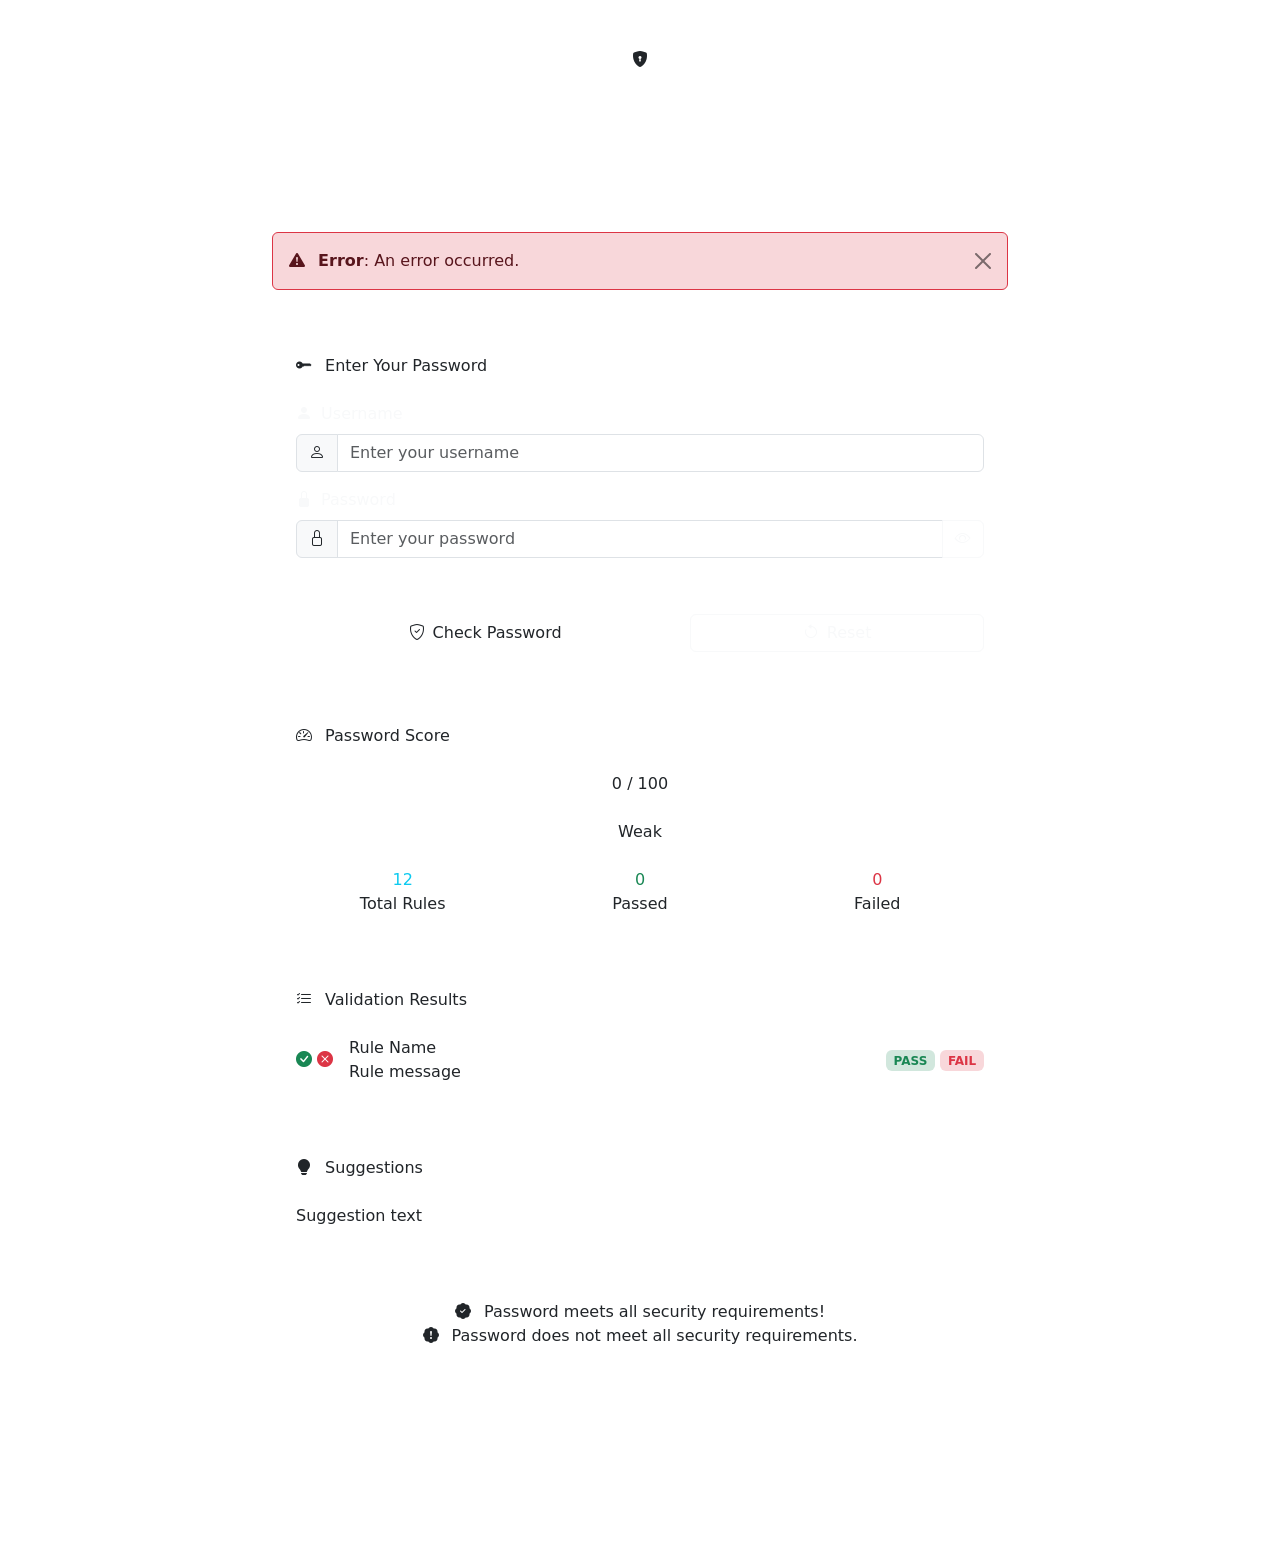
<file: target/classes/templates/index.html>
<!DOCTYPE html>
<html lang="en" xmlns:th="http://www.thymeleaf.org">
<head>
    <meta charset="UTF-8">
    <meta name="viewport" content="width=device-width, initial-scale=1.0">
    <meta name="description" content="Password Strength and Policy Validator — check your password security with advanced validation rules, scoring, and suggestions.">
    <title>Password Strength &amp; Policy Validator</title>

    <!-- Bootstrap 5 CSS -->
    <link href="https://cdn.jsdelivr.net/npm/bootstrap@5.3.3/dist/css/bootstrap.min.css"
          rel="stylesheet"
          integrity="sha384-QWTKZyjpPEjISv5WaRU9OFeRpok6YcnS/1p8mTbSk1hSEp+F+Gv3pKJFLQ6Ga+2"
          crossorigin="anonymous">

    <!-- Bootstrap Icons -->
    <link href="https://cdn.jsdelivr.net/npm/bootstrap-icons@1.11.3/font/bootstrap-icons.min.css"
          rel="stylesheet">

    <!-- Google Fonts -->
    <link rel="preconnect" href="https://fonts.googleapis.com">
    <link rel="preconnect" href="https://fonts.gstatic.com" crossorigin>
    <link href="https://fonts.googleapis.com/css2?family=Inter:wght@300;400;500;600;700;800&display=swap"
          rel="stylesheet">

    <!-- Custom CSS -->
    <link th:href="@{/css/style.css}" rel="stylesheet">
</head>
<body>

    <!-- Animated Background Gradient -->
    <div class="bg-gradient-animated"></div>

    <!-- Main Container -->
    <div class="container py-5">

        <!-- Header -->
        <header class="text-center mb-5 fade-in">
            <div class="header-icon mb-3">
                <i class="bi bi-shield-lock-fill"></i>
            </div>
            <h1 class="display-5 fw-bold text-white mb-2">
                Password Strength &amp; Policy Validator
            </h1>
            <p class="lead text-white-50">
                Analyze your password against 12 security rules and get actionable suggestions
            </p>
        </header>

        <!-- Error Alert -->
        <div th:if="${errorMessage}" class="row justify-content-center mb-4 fade-in">
            <div class="col-lg-8">
                <div class="alert alert-danger alert-dismissible fade show glass-card border-danger" role="alert">
                    <i class="bi bi-exclamation-triangle-fill me-2"></i>
                    <strong th:text="${errorCode}">Error</strong>:
                    <span th:text="${errorMessage}">An error occurred.</span>
                    <button type="button" class="btn-close" data-bs-dismiss="alert" aria-label="Close"></button>
                </div>
            </div>
        </div>

        <div class="row justify-content-center">
            <div class="col-lg-8">

                <!-- Input Card -->
                <div class="glass-card p-4 mb-4 fade-in" id="input-card">
                    <div class="card-header-custom mb-4">
                        <i class="bi bi-key-fill me-2"></i>
                        <span>Enter Your Password</span>
                    </div>

                    <form th:action="@{/check}" th:object="${passwordRequest}" method="post" id="password-form">

                        <!-- Username Field -->
                        <div class="mb-3">
                            <label for="username" class="form-label text-light">
                                <i class="bi bi-person-fill me-1"></i> Username
                                <small class="text-white-50">(optional)</small>
                            </label>
                            <div class="input-group">
                                <span class="input-group-text glass-input-addon">
                                    <i class="bi bi-person"></i>
                                </span>
                                <input type="text"
                                       class="form-control glass-input"
                                       id="username"
                                       th:field="*{username}"
                                       placeholder="Enter your username"
                                       autocomplete="off">
                            </div>
                        </div>

                        <!-- Password Field -->
                        <div class="mb-4">
                            <label for="password" class="form-label text-light">
                                <i class="bi bi-lock-fill me-1"></i> Password
                            </label>
                            <div class="input-group">
                                <span class="input-group-text glass-input-addon">
                                    <i class="bi bi-lock"></i>
                                </span>
                                <input type="password"
                                       class="form-control glass-input"
                                       id="password"
                                       th:field="*{password}"
                                       placeholder="Enter your password"
                                       required
                                       autocomplete="off">
                                <button class="btn btn-outline-light glass-input-addon"
                                        type="button"
                                        id="toggle-password"
                                        title="Toggle password visibility">
                                    <i class="bi bi-eye" id="toggle-icon"></i>
                                </button>
                            </div>
                            <div class="password-length-indicator mt-2" id="length-indicator">
                                <small class="text-white-50">
                                    Length: <span id="password-length">0</span> characters
                                </small>
                            </div>
                        </div>

                        <!-- Buttons -->
                        <div class="d-flex gap-3">
                            <button type="submit" class="btn btn-primary-custom flex-grow-1" id="check-btn">
                                <i class="bi bi-shield-check me-2"></i>Check Password
                            </button>
                            <button type="reset" class="btn btn-outline-light flex-grow-1" id="reset-btn">
                                <i class="bi bi-arrow-counterclockwise me-2"></i>Reset
                            </button>
                        </div>
                    </form>
                </div>

                <!-- ==================== RESULTS SECTION ==================== -->
                <div th:if="${report}" id="results-section">

                    <!-- Score & Strength Card -->
                    <div class="glass-card p-4 mb-4 fade-in-delay-1" id="score-card">
                        <div class="card-header-custom mb-4">
                            <i class="bi bi-speedometer2 me-2"></i>
                            <span>Password Score</span>
                        </div>

                        <!-- Score Circle -->
                        <div class="text-center mb-4">
                            <div class="score-circle mx-auto" id="score-circle">
                                <div class="score-circle-inner">
                                    <span class="score-value" th:text="${report.score}">0</span>
                                    <span class="score-label">/ 100</span>
                                </div>
                            </div>
                        </div>

                        <!-- Strength Badge -->
                        <div class="text-center mb-4">
                            <span class="strength-badge"
                                  th:classappend="'strength-' + ${report.strength.cssClass}"
                                  th:text="${report.strength.label}">
                                Weak
                            </span>
                        </div>

                        <!-- Progress Bar -->
                        <div class="progress-custom mb-3">
                            <div class="progress-bar-custom"
                                 th:classappend="'progress-' + ${report.strength.cssClass}"
                                 th:style="'width: ' + ${report.score} + '%'"
                                 role="progressbar"
                                 th:attr="aria-valuenow=${report.score}"
                                 aria-valuemin="0"
                                 aria-valuemax="100">
                            </div>
                        </div>

                        <!-- Stats Row -->
                        <div class="row text-center mt-4">
                            <div class="col-4">
                                <div class="stat-box">
                                    <div class="stat-number text-info" th:text="${report.totalRules}">12</div>
                                    <div class="stat-label">Total Rules</div>
                                </div>
                            </div>
                            <div class="col-4">
                                <div class="stat-box">
                                    <div class="stat-number text-success" th:text="${report.passedRules}">0</div>
                                    <div class="stat-label">Passed</div>
                                </div>
                            </div>
                            <div class="col-4">
                                <div class="stat-box">
                                    <div class="stat-number text-danger" th:text="${report.failedRules}">0</div>
                                    <div class="stat-label">Failed</div>
                                </div>
                            </div>
                        </div>
                    </div>

                    <!-- Validation Rules Card -->
                    <div class="glass-card p-4 mb-4 fade-in-delay-2" id="rules-card">
                        <div class="card-header-custom mb-4">
                            <i class="bi bi-list-check me-2"></i>
                            <span>Validation Results</span>
                        </div>

                        <div class="validation-rules-list">
                            <div th:each="rule : ${report.validationRules}"
                                 class="validation-rule-item"
                                 th:classappend="${rule.passed} ? 'rule-passed' : 'rule-failed'">
                                <div class="d-flex align-items-center">
                                    <div class="rule-icon me-3">
                                        <i th:if="${rule.passed}" class="bi bi-check-circle-fill text-success"></i>
                                        <i th:unless="${rule.passed}" class="bi bi-x-circle-fill text-danger"></i>
                                    </div>
                                    <div class="flex-grow-1">
                                        <div class="rule-name" th:text="${rule.ruleName}">Rule Name</div>
                                        <div class="rule-message" th:text="${rule.message}">Rule message</div>
                                    </div>
                                    <div class="rule-badge">
                                        <span th:if="${rule.passed}" class="badge bg-success-subtle text-success">PASS</span>
                                        <span th:unless="${rule.passed}" class="badge bg-danger-subtle text-danger">FAIL</span>
                                    </div>
                                </div>
                            </div>
                        </div>
                    </div>

                    <!-- Suggestions Card -->
                    <div th:if="${!report.suggestions.isEmpty()}"
                         class="glass-card p-4 mb-4 fade-in-delay-3" id="suggestions-card">
                        <div class="card-header-custom mb-4">
                            <i class="bi bi-lightbulb-fill me-2"></i>
                            <span>Suggestions</span>
                        </div>

                        <div class="suggestions-list">
                            <div th:each="suggestion : ${report.suggestions}" class="suggestion-item">
                                <span th:text="${suggestion}">Suggestion text</span>
                            </div>
                        </div>
                    </div>

                    <!-- Overall Status Card -->
                    <div class="glass-card p-4 mb-4 fade-in-delay-3" id="status-card">
                        <div class="text-center">
                            <div th:if="${report.valid}" class="overall-status status-valid">
                                <i class="bi bi-patch-check-fill me-2"></i>
                                <span>Password meets all security requirements!</span>
                            </div>
                            <div th:unless="${report.valid}" class="overall-status status-invalid">
                                <i class="bi bi-patch-exclamation-fill me-2"></i>
                                <span>Password does not meet all security requirements.</span>
                            </div>
                        </div>
                    </div>

                </div>
                <!-- END RESULTS SECTION -->

            </div>
        </div>

        <!-- Footer -->
        <footer class="text-center mt-5 pb-4 fade-in">
            <p class="text-white-50 small">
                <i class="bi bi-shield-fill-check me-1"></i>
                Password Strength &amp; Policy Validator &copy; 2026 &mdash; Built with Spring Boot &amp; Thymeleaf
            </p>
        </footer>

    </div>

    <!-- Bootstrap 5 JS -->
    <script src="https://cdn.jsdelivr.net/npm/bootstrap@5.3.3/dist/js/bootstrap.bundle.min.js"
            integrity="sha384-YvpcrYf0tY3lHB60NNkmXc5s9fDVZLESaAA55NDzOxhy9GkcIdslK1eN7N6jIeHz"
            crossorigin="anonymous"></script>

    <!-- Custom JS -->
    <script th:src="@{/js/app.js}"></script>
</body>
</html>
</file>
